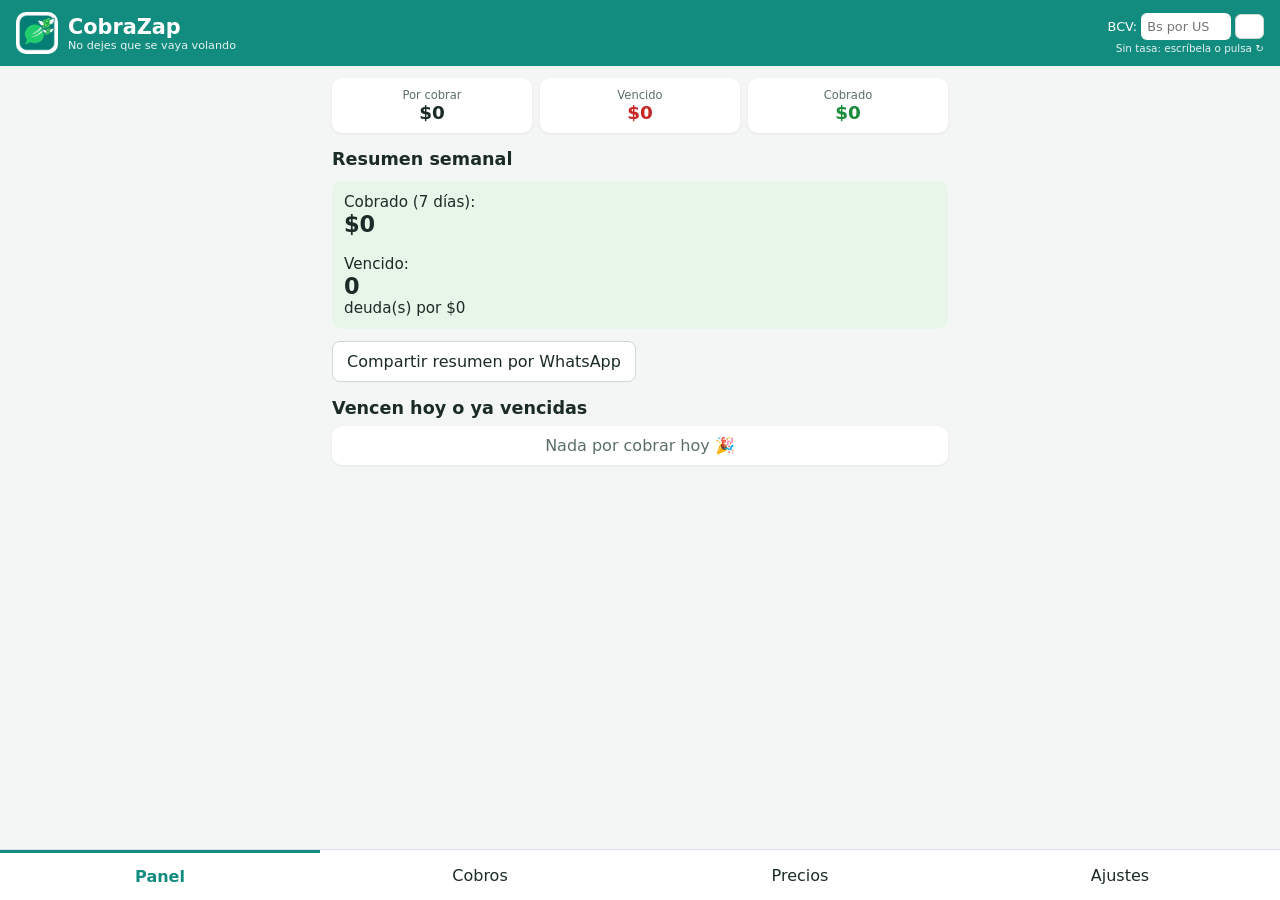
<file: index.html>
<!DOCTYPE html>
<html lang="es">
<head>
<meta charset="utf-8">
<meta name="viewport" content="width=device-width, initial-scale=1">
<meta name="theme-color" content="#128c7e">
<link rel="manifest" href="manifest.json">
<link rel="icon" href="icon-192.png?v=2">
<link rel="apple-touch-icon" href="icon-192.png?v=2">
<link rel="stylesheet" href="style.css">
<title>CobraZap</title>
</head>
<body>
<header>
  <div class="brand"><img src="icon-192.png?v=2" alt="" class="logo"><div><h1>CobraZap</h1><small class="slogan">No dejes que se vaya volando</small></div></div>
  <div class="rate">
    <div>BCV: <input id="rate" type="number" step="0.01" min="0" inputmode="decimal" placeholder="Bs por USD"> <button id="btn-rate" title="Actualizar tasa BCV">↻</button></div>
    <small id="rate-info"></small>
  </div>
</header>

<main>
  <section id="tab-panel" class="tab active">
    <div class="cards">
      <div class="card"><span>Por cobrar</span><b id="sum-pending">$0</b></div>
      <div class="card warn"><span>Vencido</span><b id="sum-overdue">$0</b></div>
      <div class="card ok"><span>Cobrado</span><b id="sum-paid">$0</b></div>
    </div>
    <h2>Resumen semanal</h2>
    <div class="result" id="week-box"></div>
    <button id="btn-week">Compartir resumen por WhatsApp</button>
    <h2>Vencen hoy o ya vencidas</h2>
    <ul id="due-list" class="list"></ul>
  </section>

  <section id="tab-debts" class="tab">
    <input id="search" type="search" placeholder="Buscar cliente o concepto">
    <div class="row">
      <select id="filter">
        <option value="pending">Pendientes</option>
        <option value="overdue">Vencidas</option>
        <option value="paid">Pagadas</option>
        <option value="all">Todas</option>
      </select>
      <button id="btn-new-debt" class="primary">+ Nueva deuda</button>
    </div>
    <ul id="debt-list" class="list"></ul>
    <p class="muted" id="plan-info"></p>
  </section>

  <section id="tab-price" class="tab">
    <h2>Calculadora de precios</h2>
    <p class="muted">Calcula a cuánto vender para ganar lo que quieres, en USD y Bs.</p>
    <label>Producto o servicio <input id="p-name" placeholder="Ej: Torta de chocolate"></label>
    <h3>Costos por unidad (USD)</h3>
    <ul id="cost-list" class="list"></ul>
    <div class="row">
      <input id="c-name" placeholder="Ingrediente / costo">
      <input id="c-val" type="number" step="0.01" min="0" inputmode="decimal" placeholder="USD">
      <button id="btn-add-cost">Añadir</button>
    </div>
    <label>Ganancia deseada (%) <input id="p-margin" type="number" min="0" max="95" value="40" inputmode="decimal"></label>
    <label>Comisión/gastos extra sobre la venta (%) <input id="p-fee" type="number" min="0" max="50" value="0" inputmode="decimal"></label>
    <div class="result" id="price-result"></div>
    <button id="btn-share-price" class="primary">Compartir precio por WhatsApp</button>
    <h3>Lista de precios guardada</h3>
    <ul id="price-list" class="list"></ul>
  </section>

  <section id="tab-settings" class="tab">
    <h2>Mi negocio</h2>
    <label>Nombre del negocio <input id="s-business"></label>
    <label>Pago Móvil (banco, cédula, teléfono) <textarea id="s-pm" rows="2"></textarea></label>
    <label>Zelle / otros <textarea id="s-other" rows="2"></textarea></label>
    <label>Código de país <input id="s-cc" value="58" inputmode="numeric"></label>
    <h3>Plantilla de cobro</h3>
    <select id="s-tpl"></select>
    <textarea id="s-tpl-text" rows="5"></textarea>
    <p class="muted">Variables: {cliente} {monto} {concepto} {vence} {negocio} {pago}</p>
    <button id="btn-save-settings" class="primary">Guardar</button>
    <div class="row"><button id="btn-share-pay">Compartir mis datos de pago</button><button id="btn-copy-pay">Copiar</button></div>
    <h3>Plan</h3>
    <p id="plan-state" class="muted"></p>
    <p class="muted">CobraZap Pro: sin límites. Tu ID de dispositivo: <b id="device-id"></b></p>
    <label>Plan
      <select id="pro-plan">
        <option>Oferta de lanzamiento: $3/mes (primeros 3 meses)</option>
        <option selected>Mensual: $5/mes</option>
        <option>Anual: $45/año (3 meses gratis)</option>
      </select>
    </label>
    <button id="btn-buy-pro" class="primary">Solicitar Pro por WhatsApp</button>
    <label>Código de activación <input id="pro-code" inputmode="numeric" placeholder="8 dígitos"></label>
    <button id="btn-activate">Activar</button>
    <button id="btn-export">Exportar respaldo</button>
  </section>
</main>

<dialog id="dlg-debt">
  <form method="dialog" id="form-debt">
    <h2 id="debt-title">Nueva deuda</h2>
    <label>Cliente <input id="d-client" required></label>
    <label>Teléfono <input id="d-phone" required inputmode="tel" placeholder="0414 1234567"></label>
    <label>Concepto <input id="d-concept" placeholder="Ej: Diseño de logo"></label>
    <div class="row">
      <input id="d-amount" type="number" step="0.01" min="0.01" required inputmode="decimal" placeholder="Monto">
      <select id="d-cur"><option>USD</option><option>Bs</option></select>
    </div>
    <label>Vence <input id="d-due" type="date" required></label>
    <label>Repetir <select id="d-repeat"><option value="">No</option><option value="monthly">Cada mes</option></select></label>
    <label>Promesa de pago (opcional) <input id="d-promise" type="date"></label>
    <div class="row">
      <button type="button" id="d-cancel">Cancelar</button>
      <button type="submit" class="primary">Guardar</button>
    </div>
  </form>
</dialog>

<dialog id="dlg-hist">
  <h2 id="hist-title"></h2>
  <p class="muted" id="hist-summary"></p>
  <ul id="hist-list" class="list"></ul>
  <button id="hist-close">Cerrar</button>
</dialog>

<dialog id="dlg-send">
  <h2>Enviar cobro</h2>
  <textarea id="send-text" rows="8"></textarea>
  <div class="row">
    <button id="send-cancel">Cerrar</button>
    <a id="send-link" class="btn primary" target="_blank" rel="noopener">Abrir WhatsApp</a>
  </div>
</dialog>

<nav>
  <button data-tab="panel" class="active">Panel</button>
  <button data-tab="debts">Cobros</button>
  <button data-tab="price">Precios</button>
  <button data-tab="settings">Ajustes</button>
</nav>
<div id="toast"></div>
<script src="app.js"></script>
</body>
</html>
</file>
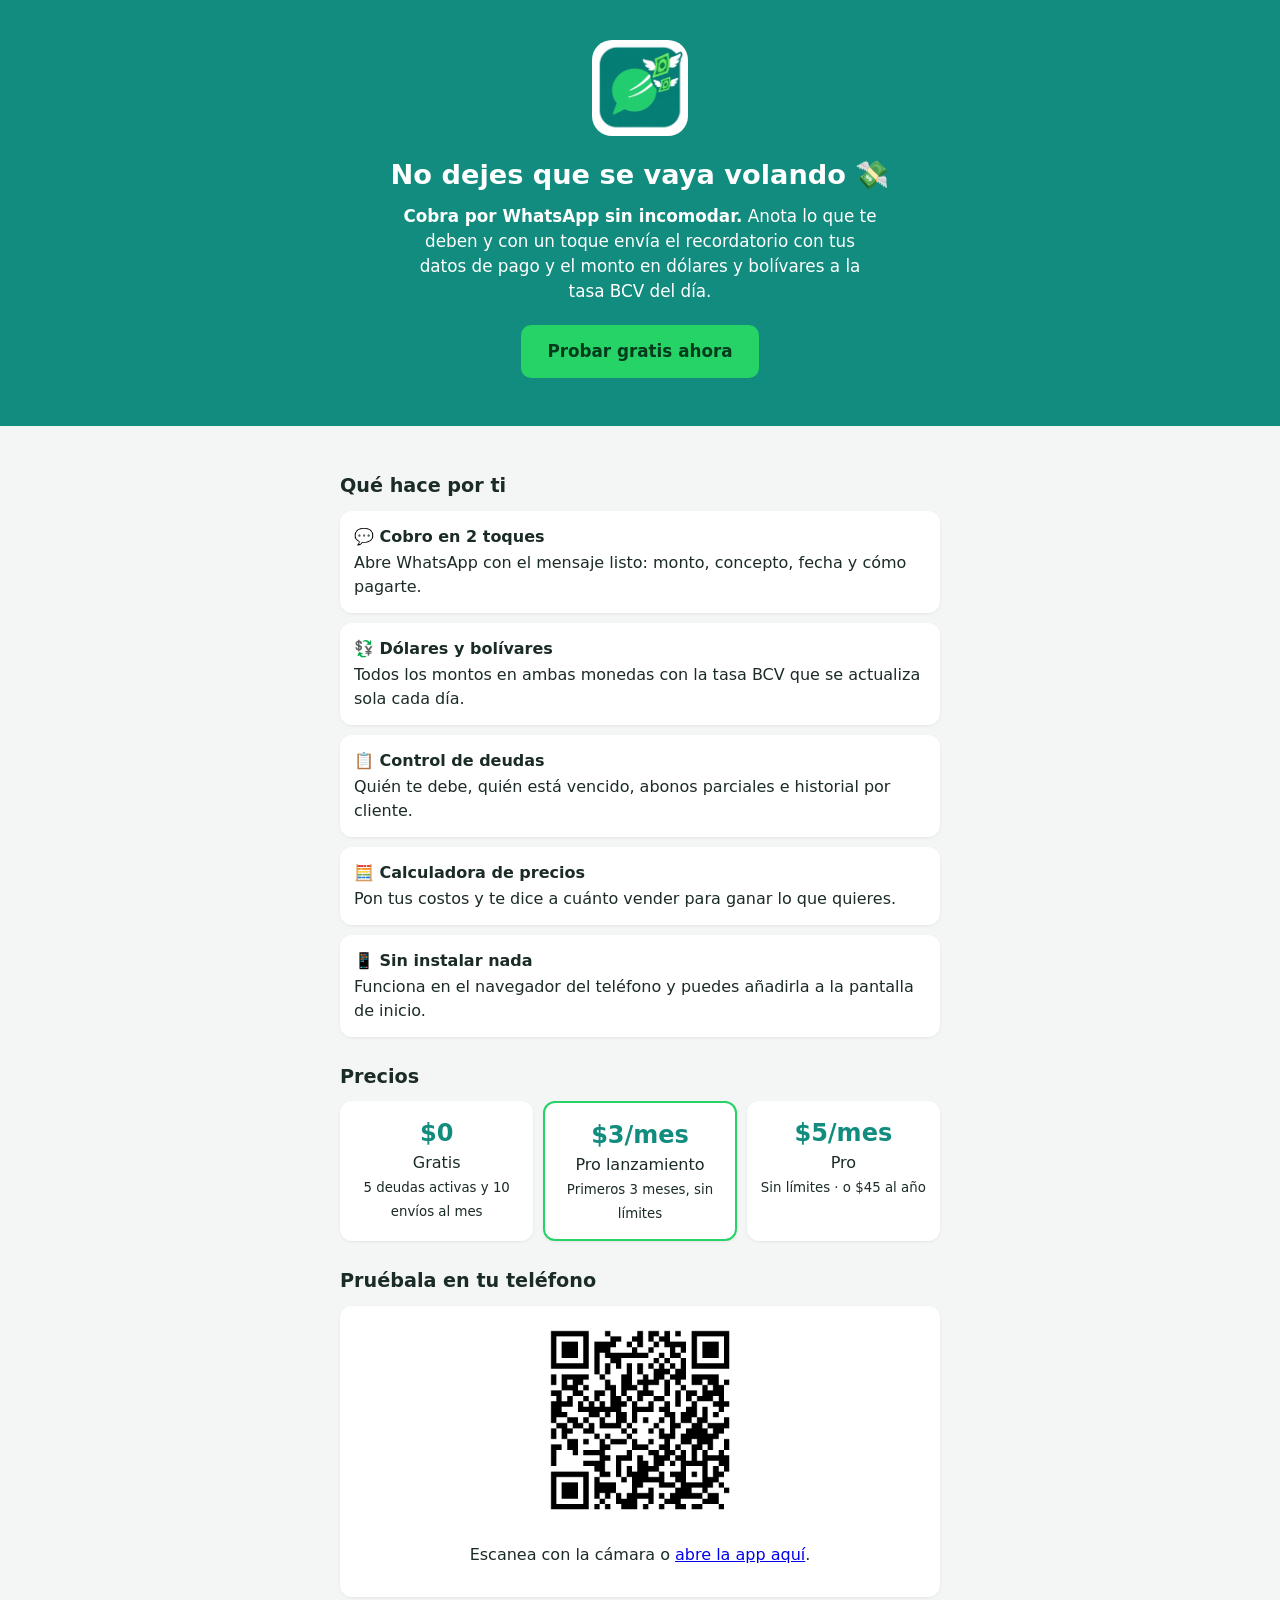
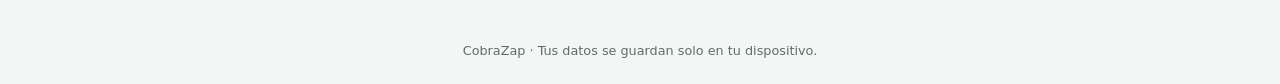
<file: presentacion.html>
<!DOCTYPE html>
<html lang="es">
<head>
<meta charset="utf-8">
<meta name="viewport" content="width=device-width, initial-scale=1">
<meta name="theme-color" content="#128c7e">
<meta name="description" content="Cobra más rápido por WhatsApp, con montos en dólares y bolívares a la tasa BCV del día.">
<link rel="icon" href="icon-192.png?v=2">
<title>CobraZap · Cobra por WhatsApp sin incomodar</title>
<style>
*{box-sizing:border-box}
body{margin:0;font-family:system-ui,Segoe UI,sans-serif;color:#1b2b27;background:#f4f6f5;line-height:1.5}
.hero{background:#128c7e;color:#fff;text-align:center;padding:40px 20px 48px}
.hero img{width:96px;border-radius:20px;background:#fff;padding:4px}
h1{font-size:1.7rem;margin:12px 0 8px}
.hero p{max-width:480px;margin:0 auto 20px;font-size:1.05rem}
.btn{display:inline-block;background:#25d366;color:#053b1d;font-weight:700;padding:14px 26px;border-radius:10px;text-decoration:none;font-size:1.05rem}
main{max-width:640px;margin:0 auto;padding:20px}
h2{font-size:1.2rem;margin:26px 0 10px}
.grid{display:grid;gap:10px}
.card{background:#fff;border-radius:12px;padding:14px;box-shadow:0 1px 3px #0001}
.card b{display:block;margin-bottom:2px}
.plans{display:grid;grid-template-columns:repeat(auto-fit,minmax(150px,1fr));gap:10px}
.plan{background:#fff;border-radius:12px;padding:14px;text-align:center;box-shadow:0 1px 3px #0001}
.plan strong{font-size:1.5rem;display:block;color:#128c7e}
.plan.hot{border:2px solid #25d366}
.qr{text-align:center}.qr img{width:200px;max-width:70%}
footer{text-align:center;color:#5b6f68;font-size:.8rem;padding:24px}
</style>
</head>
<body>
<section class="hero">
  <img src="icon-192.png?v=2" alt="CobraZap">
  <h1>No dejes que se vaya volando 💸</h1>
  <p><b>Cobra por WhatsApp sin incomodar.</b> Anota lo que te deben y con un toque envía el recordatorio con tus datos de pago y el monto en dólares y bolívares a la tasa BCV del día.</p>
  <a class="btn" href="index.html">Probar gratis ahora</a>
</section>

<main>
  <h2>Qué hace por ti</h2>
  <div class="grid">
    <div class="card"><b>💬 Cobro en 2 toques</b>Abre WhatsApp con el mensaje listo: monto, concepto, fecha y cómo pagarte.</div>
    <div class="card"><b>💱 Dólares y bolívares</b>Todos los montos en ambas monedas con la tasa BCV que se actualiza sola cada día.</div>
    <div class="card"><b>📋 Control de deudas</b>Quién te debe, quién está vencido, abonos parciales e historial por cliente.</div>
    <div class="card"><b>🧮 Calculadora de precios</b>Pon tus costos y te dice a cuánto vender para ganar lo que quieres.</div>
    <div class="card"><b>📱 Sin instalar nada</b>Funciona en el navegador del teléfono y puedes añadirla a la pantalla de inicio.</div>
  </div>

  <h2>Precios</h2>
  <div class="plans">
    <div class="plan"><strong>$0</strong>Gratis<br><small>5 deudas activas y 10 envíos al mes</small></div>
    <div class="plan hot"><strong>$3/mes</strong>Pro lanzamiento<br><small>Primeros 3 meses, sin límites</small></div>
    <div class="plan"><strong>$5/mes</strong>Pro<br><small>Sin límites · o $45 al año</small></div>
  </div>

  <h2>Pruébala en tu teléfono</h2>
  <div class="card qr">
    <img src="qr.png" alt="Código QR de CobraZap">
    <p>Escanea con la cámara o <a href="index.html">abre la app aquí</a>.</p>
  </div>
</main>
<footer>CobraZap · Tus datos se guardan solo en tu dispositivo.</footer>
</body>
</html>
</file>
<file: style.css>
*{box-sizing:border-box}
body{margin:0;font-family:system-ui,Segoe UI,sans-serif;background:#f4f6f5;color:#1b2b27;padding-bottom:70px}
header{background:#128c7e;color:#fff;padding:12px 16px;display:flex;justify-content:space-between;align-items:center;position:sticky;top:0;z-index:5}
header h1{margin:0;font-size:1.3rem}
.rate{font-size:.8rem;text-align:right}
.rate input{width:90px;padding:6px;border-radius:6px;border:0;margin:0}
.rate button{padding:4px 8px;border-radius:6px}
.rate small{display:block;font-size:.65rem;opacity:.9;margin-top:2px}
main{max-width:640px;margin:0 auto;padding:12px}
.tab{display:none}.tab.active{display:block}
h2{font-size:1.1rem;margin:16px 0 8px}h3{font-size:.95rem;margin:14px 0 6px}
label{display:block;margin:10px 0;font-size:.85rem;font-weight:600}
input,select,textarea{width:100%;padding:10px;border:1px solid #cfd8d4;border-radius:8px;font:inherit;margin-top:4px;background:#fff}
button,.btn{padding:10px 14px;border:1px solid #cfd8d4;border-radius:8px;background:#fff;font:inherit;cursor:pointer;text-decoration:none;color:inherit;display:inline-block;text-align:center}
button.primary,.btn.primary{background:#25d366;border-color:#25d366;color:#053b1d;font-weight:700}
.row{display:flex;gap:8px;align-items:center;margin:8px 0}.row>*{flex:1}
.cards{display:grid;grid-template-columns:repeat(3,1fr);gap:8px}
.card{background:#fff;border-radius:10px;padding:10px;text-align:center;box-shadow:0 1px 3px #0001}
.card span{display:block;font-size:.72rem;color:#5b6f68}.card b{font-size:1.15rem}
.card.warn b{color:#c62828}.card.ok b{color:#1b8a3a}
.list{list-style:none;padding:0;margin:0}
.list li{background:#fff;border-radius:10px;padding:10px;margin-bottom:8px;box-shadow:0 1px 3px #0001}
.list .top{display:flex;justify-content:space-between;gap:8px}
.list .meta{font-size:.78rem;color:#5b6f68;margin:2px 0 8px}
.list .acts{display:flex;gap:6px;flex-wrap:wrap}
.list .acts button{padding:6px 10px;font-size:.8rem}
.badge{font-size:.7rem;padding:2px 8px;border-radius:99px;background:#e3f2fd}
.badge.overdue{background:#ffebee;color:#c62828}.badge.paid{background:#e8f5e9;color:#1b8a3a}
.muted{color:#5b6f68;font-size:.8rem}
.result{background:#e8f5e9;border-radius:10px;padding:12px;margin:12px 0;font-size:.95rem}
.result b{font-size:1.4rem;display:block}
nav{position:fixed;bottom:0;left:0;right:0;background:#fff;display:flex;border-top:1px solid #dde;z-index:5}
nav button{flex:1;border:0;border-radius:0;padding:14px 4px;background:none}
nav button.active{color:#128c7e;font-weight:700;border-top:3px solid #128c7e}
dialog{border:0;border-radius:14px;width:min(92vw,440px);padding:16px}
dialog::backdrop{background:#0006}
#toast{position:fixed;bottom:80px;left:50%;transform:translateX(-50%);background:#1b2b27;color:#fff;padding:10px 16px;border-radius:99px;opacity:0;transition:.3s;pointer-events:none;z-index:20}
#toast.show{opacity:1}
.empty{text-align:center;color:#5b6f68;padding:20px;background:#fff;border-radius:10px}
.slogan{display:block;font-size:.7rem;opacity:.9}
.brand{display:flex;align-items:center;gap:10px}.logo{width:42px;height:42px;border-radius:10px;background:#fff;padding:2px}
</file>
